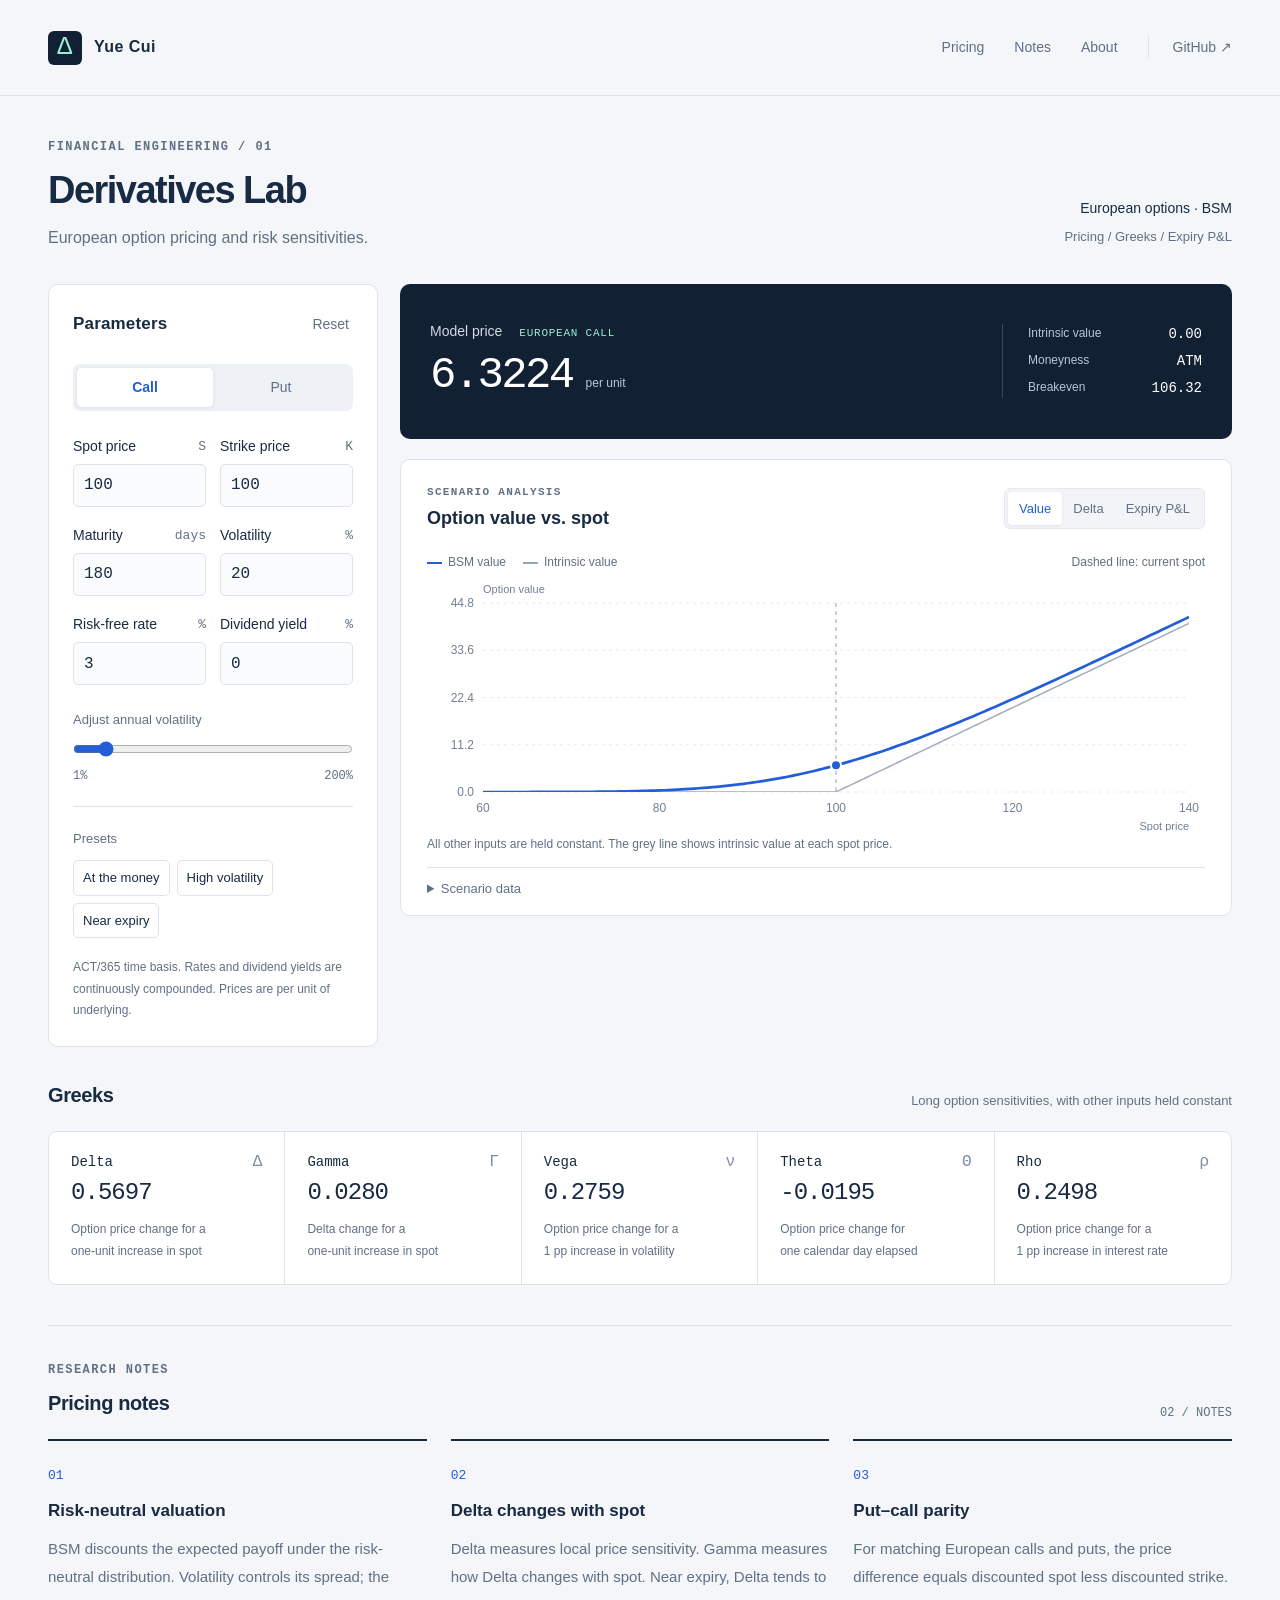
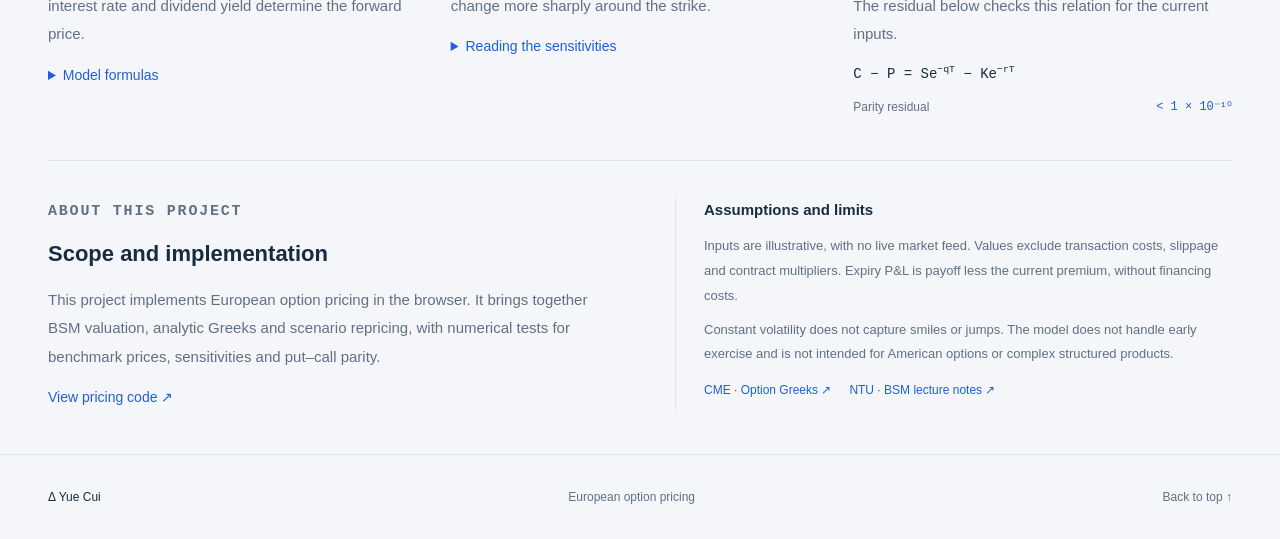
<file: index.html>
<!doctype html>
<html lang="en">
<head>
  <meta charset="utf-8">
  <meta name="viewport" content="width=device-width, initial-scale=1">
  <meta name="description" content="European option pricing, Greeks and expiry P&amp;L using the Black–Scholes–Merton model.">
  <meta name="theme-color" content="#122034">
  <title>Yue Cui · Derivatives Lab</title>
  <link rel="icon" type="image/svg+xml" href="data:image/svg+xml,%3Csvg xmlns='http://www.w3.org/2000/svg' viewBox='0 0 32 32'%3E%3Crect width='32' height='32' rx='7' fill='%23122034'/%3E%3Cpath d='M8 24 16 7l8 17Z' fill='none' stroke='%239bedd3' stroke-width='2.5'/%3E%3C/svg%3E">
  <link rel="stylesheet" href="styles.css">
  <script defer src="profile.js"></script>
  <script defer src="pricing.js"></script>
  <script defer src="app.js"></script>
</head>
<body>
  <a class="skip-link" href="#main">Skip to main content</a>
  <header class="site-header">
    <a class="brand" href="#main" aria-label="Derivatives Lab home"><span class="brand-mark" aria-hidden="true">Δ</span><span id="site-name">Yue Cui</span></a>
    <nav aria-label="Main navigation"><a href="#lab">Pricing</a><a href="#notes">Notes</a><a href="#about">About</a><a id="github-link" class="github-link" hidden>GitHub ↗</a></nav>
  </header>
  <main id="main">
    <section class="intro" aria-labelledby="page-title">
      <div><p class="eyebrow">FINANCIAL ENGINEERING / 01</p><h1 id="page-title">Derivatives Lab</h1><p class="intro-copy">European option pricing and risk sensitivities.</p></div>
      <div class="intro-meta"><span>European options · BSM</span><span>Pricing / Greeks / Expiry P&amp;L</span></div>
    </section>

    <section id="lab" class="lab-grid" aria-label="Option pricing calculator">
      <form class="input-panel panel" id="pricing-form" novalidate>
        <div class="section-top"><h2>Parameters</h2><button type="button" id="reset" class="text-button">Reset</button></div>
        <fieldset class="option-type"><legend class="sr-only">Option type</legend><label><input type="radio" name="type" value="call" checked><span>Call</span></label><label><input type="radio" name="type" value="put"><span>Put</span></label></fieldset>
        <div class="field-grid">
          <label class="field" for="spot"><span>Spot price <em>S</em></span><input id="spot" name="spot" type="number" min="1" max="10000" step="any" value="100" required></label>
          <label class="field" for="strike"><span>Strike price <em>K</em></span><input id="strike" name="strike" type="number" min="1" max="10000" step="any" value="100" required></label>
          <label class="field" for="days"><span>Maturity <em>days</em></span><input id="days" name="days" type="number" min="1" max="3650" step="1" value="180" required></label>
          <label class="field" for="vol"><span>Volatility <em>%</em></span><input id="vol" name="vol" type="number" min="1" max="200" step="any" value="20" required></label>
          <label class="field" for="rate"><span>Risk-free rate <em>%</em></span><input id="rate" name="rate" type="number" min="-10" max="30" step="any" value="3" required></label>
          <label class="field" for="dividend"><span>Dividend yield <em>%</em></span><input id="dividend" name="dividend" type="number" min="0" max="30" step="any" value="0" required></label>
        </div>
        <div class="vol-control"><label for="vol-slider">Adjust annual volatility</label><input id="vol-slider" type="range" min="1" max="200" step="0.1" value="20"><div class="range-ends"><span>1%</span><span>200%</span></div></div>
        <div class="presets"><span class="small-label">Presets</span><div><button type="button" data-preset="atm">At the money</button><button type="button" data-preset="volatile">High volatility</button><button type="button" data-preset="expiry">Near expiry</button></div></div>
        <p id="input-error" class="input-error" role="alert" hidden></p>
        <p class="input-note">ACT/365 time basis. Rates and dividend yields are continuously compounded. Prices are per unit of underlying.</p>
      </form>

      <div class="results-column" id="results">
        <section class="price-panel" aria-labelledby="price-label">
          <div><p id="price-label">Model price <span id="option-label">EUROPEAN CALL</span></p><div class="price-line"><strong id="price">—</strong><span>per unit</span></div></div>
          <div class="price-detail"><div><span>Intrinsic value</span><strong id="intrinsic">—</strong></div><div><span>Moneyness</span><strong id="moneyness">—</strong></div><div><span>Breakeven</span><strong id="breakeven">—</strong></div></div>
        </section>
        <section class="chart-panel panel" aria-labelledby="chart-title">
          <div class="chart-header"><div><p class="eyebrow">SCENARIO ANALYSIS</p><h2 id="chart-title">Option value vs. spot</h2></div><div class="chart-tabs" role="tablist" aria-label="Chart measure"><button type="button" role="tab" id="tab-value" aria-selected="true" aria-controls="chart-region" data-chart="value">Value</button><button type="button" role="tab" id="tab-delta" aria-selected="false" aria-controls="chart-region" tabindex="-1" data-chart="delta">Delta</button><button type="button" role="tab" id="tab-profit" aria-selected="false" aria-controls="chart-region" tabindex="-1" data-chart="profit">Expiry P&amp;L</button></div></div>
          <div id="chart-region" role="tabpanel" aria-labelledby="tab-value"><div class="chart-legend"><span><i class="legend-model"></i><span id="legend-primary">BSM value</span></span><span id="legend-secondary"><i class="legend-intrinsic"></i>Intrinsic value</span><span class="legend-position">Dashed line: current spot</span></div><div class="canvas-wrap"><canvas id="chart" role="img" aria-label="Option value curve. Scenario values are listed in the table below."></canvas><div id="chart-tooltip" class="chart-tooltip" hidden></div></div><p id="chart-caption" class="chart-caption">All other inputs are held constant. The grey line shows intrinsic value at each spot price.</p></div>
          <details class="scenario-details"><summary>Scenario data</summary><div class="table-wrap"><table><caption class="sr-only">Option value, Delta and expiry P&amp;L across spot scenarios</caption><thead><tr><th scope="col">Spot change</th><th scope="col">Spot price</th><th scope="col">Model value</th><th scope="col">Delta</th><th scope="col">Expiry P&amp;L</th></tr></thead><tbody id="scenario-body"></tbody></table></div><p>Expiry P&amp;L uses each scenario price as the terminal spot. Model value and Delta use the current time to expiry.</p></details>
        </section>
      </div>
    </section>

    <section class="greeks-section" aria-labelledby="greeks-title"><div class="section-heading"><h2 id="greeks-title">Greeks</h2><p>Long option sensitivities, with other inputs held constant</p></div><div class="greeks-grid">
      <article class="greek"><div><h3>Delta <span>Δ</span></h3><strong id="delta">—</strong></div><p>Option price change for a<br>one-unit increase in spot</p></article>
      <article class="greek"><div><h3>Gamma <span>Γ</span></h3><strong id="gamma">—</strong></div><p>Delta change for a<br>one-unit increase in spot</p></article>
      <article class="greek"><div><h3>Vega <span>ν</span></h3><strong id="vega">—</strong></div><p>Option price change for a<br>1 pp increase in volatility</p></article>
      <article class="greek"><div><h3>Theta <span>Θ</span></h3><strong id="theta">—</strong></div><p>Option price change for<br>one calendar day elapsed</p></article>
      <article class="greek"><div><h3>Rho <span>ρ</span></h3><strong id="rho">—</strong></div><p>Option price change for a<br>1 pp increase in interest rate</p></article>
    </div><p id="result-summary" class="sr-only" aria-live="polite" aria-atomic="true"></p></section>

    <section id="notes" class="notes-section" aria-labelledby="notes-title"><div class="section-heading"><div><p class="eyebrow">RESEARCH NOTES</p><h2 id="notes-title">Pricing notes</h2></div><span class="section-index">02 / NOTES</span></div><div class="notes-grid">
      <article class="note-card"><span class="note-number">01</span><h3>Risk-neutral valuation</h3><p>BSM discounts the expected payoff under the risk-neutral distribution. Volatility controls its spread; the interest rate and dividend yield determine the forward price.</p><details><summary>Model formulas</summary><div class="formula">d₁ = [ln(S/K) + (r − q + σ²/2)T] / (σ√T)<br>d₂ = d₁ − σ√T<br>C = Se<sup>−qT</sup>N(d₁) − Ke<sup>−rT</sup>N(d₂)<br>P = Ke<sup>−rT</sup>N(−d₂) − Se<sup>−qT</sup>N(−d₁)</div><p>N is the standard normal cumulative distribution function. The model assumes European exercise, constant volatility and rates, a continuous dividend yield, frictionless markets and continuous trading.</p></details></article>
      <article class="note-card"><span class="note-number">02</span><h3>Delta changes with spot</h3><p>Delta measures local price sensitivity. Gamma measures how Delta changes with spot. Near expiry, Delta tends to change more sharply around the strike.</p><details><summary>Reading the sensitivities</summary><p>Select the Near expiry preset and compare the Delta curve. A single Delta estimate becomes less reliable for large spot moves; the scenario charts reprice the option at each point.</p><p>Vega and Rho are quoted per percentage point. Theta is quoted per calendar day of elapsed time.</p></details></article>
      <article class="note-card"><span class="note-number">03</span><h3>Put–call parity</h3><p>For matching European calls and puts, the price difference equals discounted spot less discounted strike. The residual below checks this relation for the current inputs.</p><div class="parity-formula">C − P = Se<sup>−qT</sup> − Ke<sup>−rT</sup></div><div class="parity-check"><span>Parity residual</span><strong id="parity">—</strong></div></article>
    </div></section>

    <section id="about" class="about-section" aria-labelledby="about-title"><div><p class="eyebrow">ABOUT THIS PROJECT</p><h2 id="about-title">Scope and implementation</h2><p id="about-copy">This project implements European option pricing in the browser. It brings together BSM valuation, analytic Greeks and scenario repricing, with numerical tests for benchmark prices, sensitivities and put–call parity.</p><a class="source-link" href="pricing.js" target="_blank" rel="noopener">View pricing code ↗</a></div><div class="method-note"><h3>Assumptions and limits</h3><p>Inputs are illustrative, with no live market feed. Values exclude transaction costs, slippage and contract multipliers. Expiry P&amp;L is payoff less the current premium, without financing costs.</p><p>Constant volatility does not capture smiles or jumps. The model does not handle early exercise and is not intended for American options or complex structured products.</p><div class="references"><a href="https://www.cmegroup.com/education/courses/option-greeks" target="_blank" rel="noopener noreferrer">CME · Option Greeks ↗</a><a href="https://www.csie.ntu.edu.tw/~lyuu/finance1/2006/20060329.pdf" target="_blank" rel="noopener noreferrer">NTU · BSM lecture notes ↗</a></div></div></section>
  </main>
  <footer><span>Δ <span id="footer-name">Yue Cui</span></span><span>European option pricing</span><a href="#main">Back to top ↑</a></footer>
  <noscript><div class="noscript-note">Enable JavaScript to use the calculator and charts. The model notes remain available below.</div></noscript>
</body>
</html>
</file>
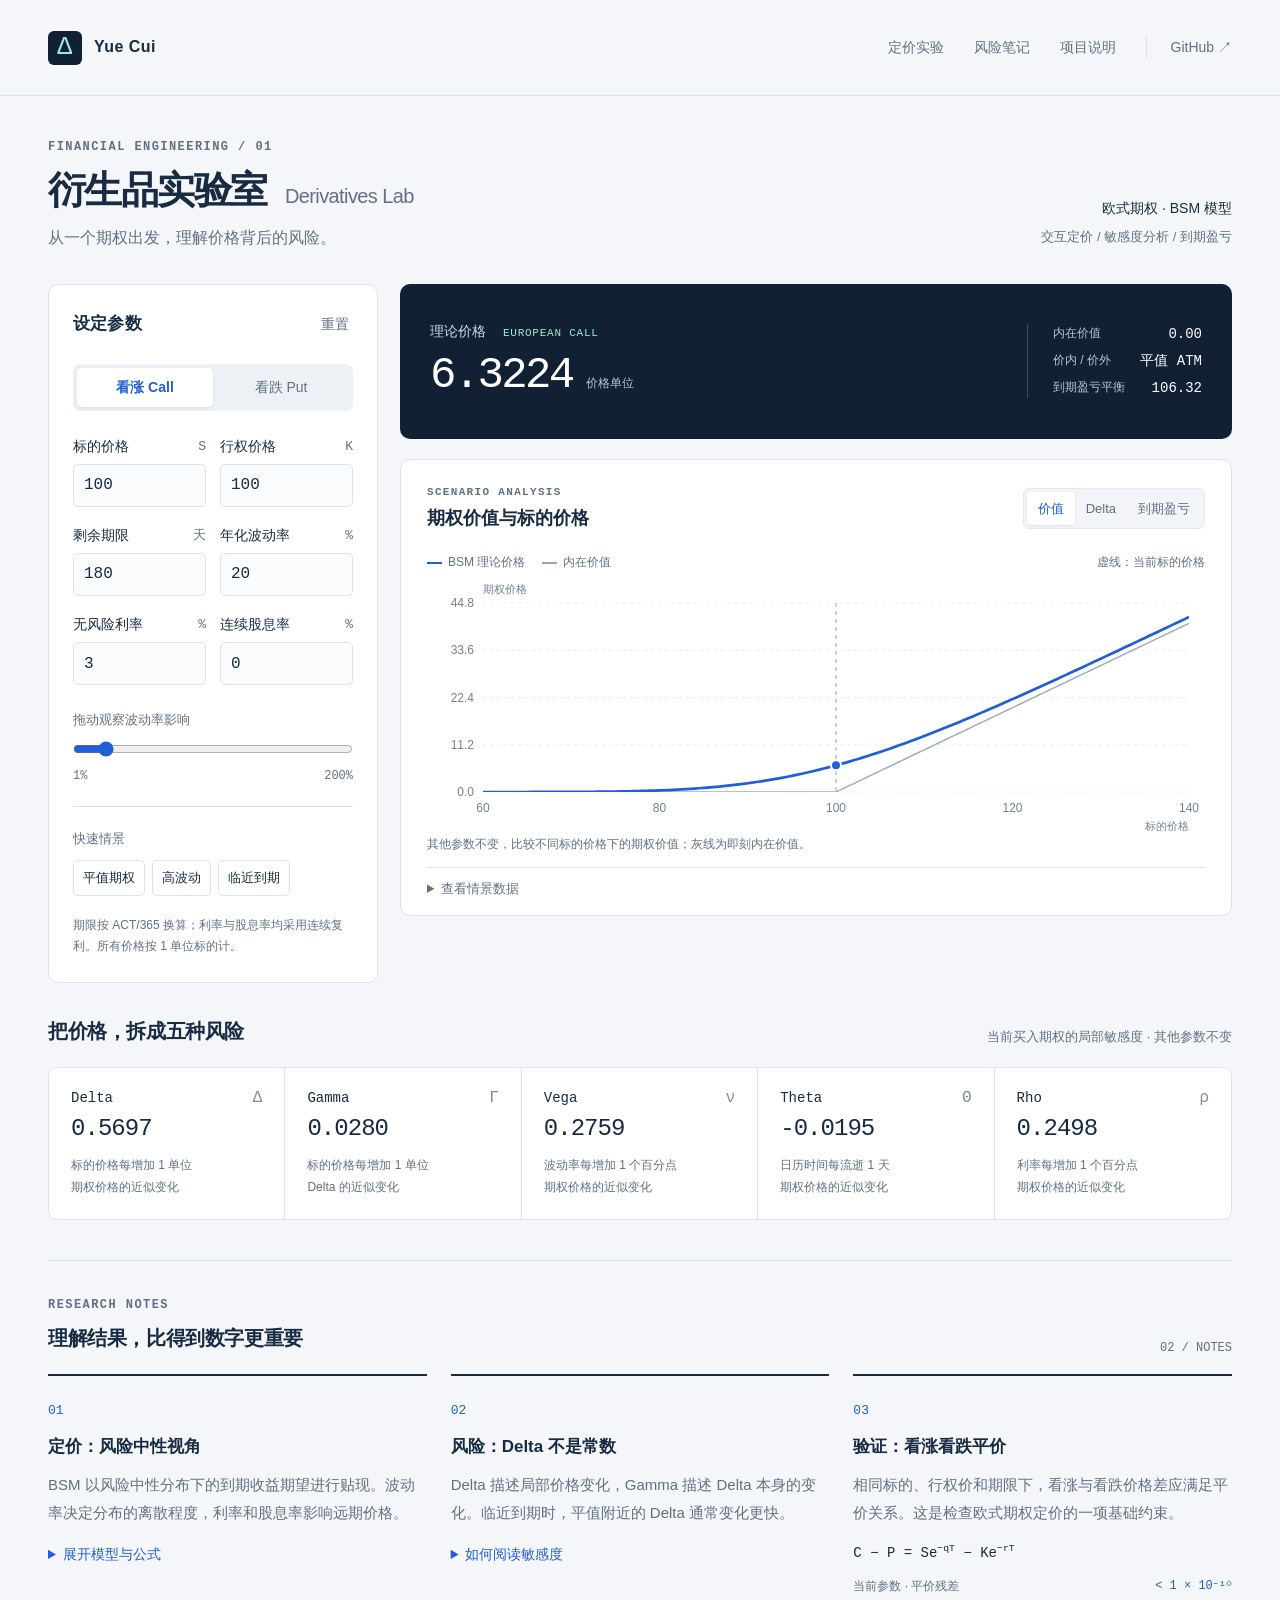
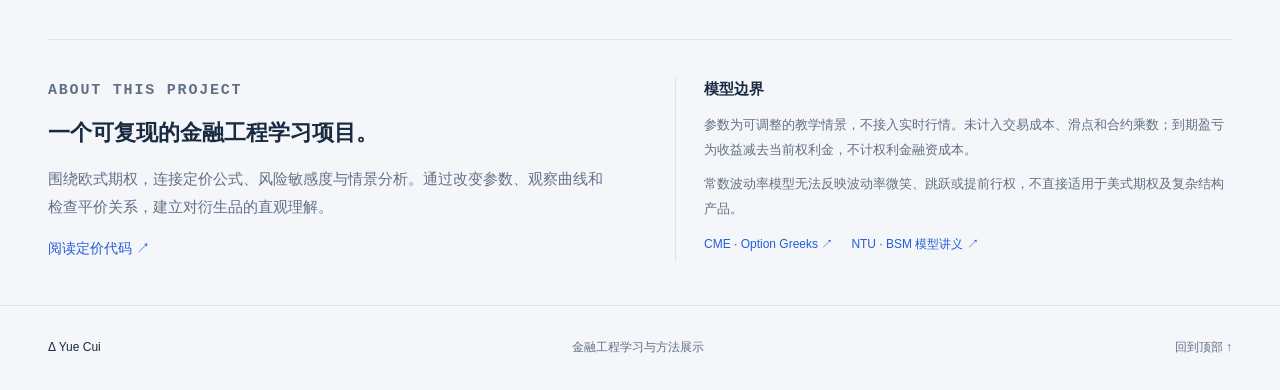
<file: derivatives-lab 2/index.html>
<!doctype html>
<html lang="zh-CN">
<head>
  <meta charset="utf-8">
  <meta name="viewport" content="width=device-width, initial-scale=1">
  <meta name="description" content="金融工程学习项目：欧式期权定价、Greeks 风险敏感度与到期盈亏的交互分析。">
  <meta name="theme-color" content="#122034">
  <title>Yue Cui · Derivatives Lab</title>
  <link rel="icon" type="image/svg+xml" href="data:image/svg+xml,%3Csvg xmlns='http://www.w3.org/2000/svg' viewBox='0 0 32 32'%3E%3Crect width='32' height='32' rx='7' fill='%23122034'/%3E%3Cpath d='M8 24 16 7l8 17Z' fill='none' stroke='%239bedd3' stroke-width='2.5'/%3E%3C/svg%3E">
  <link rel="stylesheet" href="styles.css">
  <script defer src="profile.js"></script>
  <script defer src="pricing.js"></script>
  <script defer src="app.js"></script>
</head>
<body>
  <a class="skip-link" href="#main">跳至主要内容</a>
  <header class="site-header">
    <a class="brand" href="#main" aria-label="回到衍生品实验室"><span class="brand-mark" aria-hidden="true">Δ</span><span id="site-name">Yue Cui</span></a>
    <nav aria-label="主导航"><a href="#lab">定价实验</a><a href="#notes">风险笔记</a><a href="#about">项目说明</a><a id="github-link" class="github-link" hidden>GitHub ↗</a></nav>
  </header>
  <main id="main">
    <section class="intro" aria-labelledby="page-title">
      <div><p class="eyebrow">FINANCIAL ENGINEERING / 01</p><h1 id="page-title">衍生品实验室<span>Derivatives Lab</span></h1><p class="intro-copy">从一个期权出发，理解价格背后的风险。</p></div>
      <div class="intro-meta"><span>欧式期权 · BSM 模型</span><span>交互定价 / 敏感度分析 / 到期盈亏</span></div>
    </section>

    <section id="lab" class="lab-grid" aria-label="期权定价实验">
      <form class="input-panel panel" id="pricing-form" novalidate>
        <div class="section-top"><h2>设定参数</h2><button type="button" id="reset" class="text-button">重置</button></div>
        <fieldset class="option-type"><legend class="sr-only">期权类型</legend><label><input type="radio" name="type" value="call" checked><span>看涨 Call</span></label><label><input type="radio" name="type" value="put"><span>看跌 Put</span></label></fieldset>
        <div class="field-grid">
          <label class="field" for="spot"><span>标的价格 <em>S</em></span><input id="spot" name="spot" type="number" min="1" max="10000" step="any" value="100" required></label>
          <label class="field" for="strike"><span>行权价格 <em>K</em></span><input id="strike" name="strike" type="number" min="1" max="10000" step="any" value="100" required></label>
          <label class="field" for="days"><span>剩余期限 <em>天</em></span><input id="days" name="days" type="number" min="1" max="3650" step="1" value="180" required></label>
          <label class="field" for="vol"><span>年化波动率 <em>%</em></span><input id="vol" name="vol" type="number" min="1" max="200" step="any" value="20" required></label>
          <label class="field" for="rate"><span>无风险利率 <em>%</em></span><input id="rate" name="rate" type="number" min="-10" max="30" step="any" value="3" required></label>
          <label class="field" for="dividend"><span>连续股息率 <em>%</em></span><input id="dividend" name="dividend" type="number" min="0" max="30" step="any" value="0" required></label>
        </div>
        <div class="vol-control"><label for="vol-slider">拖动观察波动率影响</label><input id="vol-slider" type="range" min="1" max="200" step="0.1" value="20"><div class="range-ends"><span>1%</span><span>200%</span></div></div>
        <div class="presets"><span class="small-label">快速情景</span><div><button type="button" data-preset="atm">平值期权</button><button type="button" data-preset="volatile">高波动</button><button type="button" data-preset="expiry">临近到期</button></div></div>
        <p id="input-error" class="input-error" role="alert" hidden></p>
        <p class="input-note">期限按 ACT/365 换算；利率与股息率均采用连续复利。所有价格按 1 单位标的计。</p>
      </form>

      <div class="results-column" id="results">
        <section class="price-panel" aria-labelledby="price-label">
          <div><p id="price-label">理论价格 <span id="option-label">EUROPEAN CALL</span></p><div class="price-line"><strong id="price">—</strong><span>价格单位</span></div></div>
          <div class="price-detail"><div><span>内在价值</span><strong id="intrinsic">—</strong></div><div><span>价内 / 价外</span><strong id="moneyness">—</strong></div><div><span>到期盈亏平衡</span><strong id="breakeven">—</strong></div></div>
        </section>
        <section class="chart-panel panel" aria-labelledby="chart-title">
          <div class="chart-header"><div><p class="eyebrow">SCENARIO ANALYSIS</p><h2 id="chart-title">期权价值与标的价格</h2></div><div class="chart-tabs" role="tablist" aria-label="图表指标"><button type="button" role="tab" id="tab-value" aria-selected="true" aria-controls="chart-region" data-chart="value">价值</button><button type="button" role="tab" id="tab-delta" aria-selected="false" aria-controls="chart-region" tabindex="-1" data-chart="delta">Delta</button><button type="button" role="tab" id="tab-profit" aria-selected="false" aria-controls="chart-region" tabindex="-1" data-chart="profit">到期盈亏</button></div></div>
          <div id="chart-region" role="tabpanel" aria-labelledby="tab-value"><div class="chart-legend"><span><i class="legend-model"></i><span id="legend-primary">BSM 理论价格</span></span><span id="legend-secondary"><i class="legend-intrinsic"></i>内在价值</span><span class="legend-position">虚线：当前标的价格</span></div><div class="canvas-wrap"><canvas id="chart" role="img" aria-label="期权价格曲线；精确情景数值见下方数据表。"></canvas><div id="chart-tooltip" class="chart-tooltip" hidden></div></div><p id="chart-caption" class="chart-caption">其他参数不变，比较不同标的价格下的期权价值；灰线为即刻内在价值。</p></div>
          <details class="scenario-details"><summary>查看情景数据</summary><div class="table-wrap"><table><caption class="sr-only">标的价格变化对应的理论价格、Delta 及到期盈亏</caption><thead><tr><th scope="col">标的变化</th><th scope="col">标的价格</th><th scope="col">理论价格</th><th scope="col">Delta</th><th scope="col">到期盈亏</th></tr></thead><tbody id="scenario-body"></tbody></table></div><p>“到期盈亏”以相应价格作为到期标的价格计算；理论价格与 Delta 使用当前剩余期限。</p></details>
        </section>
      </div>
    </section>

    <section class="greeks-section" aria-labelledby="greeks-title"><div class="section-heading"><h2 id="greeks-title">把价格，拆成五种风险</h2><p>当前买入期权的局部敏感度 · 其他参数不变</p></div><div class="greeks-grid">
      <article class="greek"><div><h3>Delta <span>Δ</span></h3><strong id="delta">—</strong></div><p>标的价格每增加 1 单位<br>期权价格的近似变化</p></article>
      <article class="greek"><div><h3>Gamma <span>Γ</span></h3><strong id="gamma">—</strong></div><p>标的价格每增加 1 单位<br>Delta 的近似变化</p></article>
      <article class="greek"><div><h3>Vega <span>ν</span></h3><strong id="vega">—</strong></div><p>波动率每增加 1 个百分点<br>期权价格的近似变化</p></article>
      <article class="greek"><div><h3>Theta <span>Θ</span></h3><strong id="theta">—</strong></div><p>日历时间每流逝 1 天<br>期权价格的近似变化</p></article>
      <article class="greek"><div><h3>Rho <span>ρ</span></h3><strong id="rho">—</strong></div><p>利率每增加 1 个百分点<br>期权价格的近似变化</p></article>
    </div><p id="result-summary" class="sr-only" aria-live="polite" aria-atomic="true"></p></section>

    <section id="notes" class="notes-section" aria-labelledby="notes-title"><div class="section-heading"><div><p class="eyebrow">RESEARCH NOTES</p><h2 id="notes-title">理解结果，比得到数字更重要</h2></div><span class="section-index">02 / NOTES</span></div><div class="notes-grid">
      <article class="note-card"><span class="note-number">01</span><h3>定价：风险中性视角</h3><p>BSM 以风险中性分布下的到期收益期望进行贴现。波动率决定分布的离散程度，利率和股息率影响远期价格。</p><details><summary>展开模型与公式</summary><div class="formula">d₁ = [ln(S/K) + (r − q + σ²/2)T] / (σ√T)<br>d₂ = d₁ − σ√T<br>C = Se<sup>−qT</sup>N(d₁) − Ke<sup>−rT</sup>N(d₂)<br>P = Ke<sup>−rT</sup>N(−d₂) − Se<sup>−qT</sup>N(−d₁)</div><p>N 为标准正态累积分布函数。假设欧式行权、常数波动率与利率、连续股息率、无摩擦市场和连续交易。</p></details></article>
      <article class="note-card"><span class="note-number">02</span><h3>风险：Delta 不是常数</h3><p>Delta 描述局部价格变化，Gamma 描述 Delta 本身的变化。临近到期时，平值附近的 Delta 通常变化更快。</p><details><summary>如何阅读敏感度</summary><p>尝试切换“临近到期”，观察 Delta 曲线。较大价格冲击不能只用一次 Delta 线性外推；本页情景曲线会重新计算完整模型。</p><p>Vega 和 Rho 以 1 个百分点为单位；Theta 以每天为单位，表示时间流逝的影响。</p></details></article>
      <article class="note-card"><span class="note-number">03</span><h3>验证：看涨看跌平价</h3><p>相同标的、行权价和期限下，看涨与看跌价格差应满足平价关系。这是检查欧式期权定价的一项基础约束。</p><div class="parity-formula">C − P = Se<sup>−qT</sup> − Ke<sup>−rT</sup></div><div class="parity-check"><span>当前参数 · 平价残差</span><strong id="parity">—</strong></div></article>
    </div></section>

    <section id="about" class="about-section" aria-labelledby="about-title"><div><p class="eyebrow">ABOUT THIS PROJECT</p><h2 id="about-title">一个可复现的金融工程学习项目。</h2><p id="about-copy">围绕欧式期权，连接定价公式、风险敏感度与情景分析。通过改变参数、观察曲线和检查平价关系，建立对衍生品的直观理解。</p><a class="source-link" href="pricing.js" target="_blank" rel="noopener">阅读定价代码 ↗</a></div><div class="method-note"><h3>模型边界</h3><p>参数为可调整的教学情景，不接入实时行情。未计入交易成本、滑点和合约乘数；到期盈亏为收益减去当前权利金，不计权利金融资成本。</p><p>常数波动率模型无法反映波动率微笑、跳跃或提前行权，不直接适用于美式期权及复杂结构产品。</p><div class="references"><a href="https://www.cmegroup.com/education/courses/option-greeks" target="_blank" rel="noopener noreferrer">CME · Option Greeks ↗</a><a href="https://www.csie.ntu.edu.tw/~lyuu/finance1/2006/20060329.pdf" target="_blank" rel="noopener noreferrer">NTU · BSM 模型讲义 ↗</a></div></div></section>
  </main>
  <footer><span>Δ <span id="footer-name">Yue Cui</span></span><span>金融工程学习与方法展示</span><a href="#main">回到顶部 ↑</a></footer>
  <noscript><div class="noscript-note">请启用 JavaScript 以使用定价与图表功能。模型说明仍可直接阅读。</div></noscript>
</body>
</html>
</file>
<file: styles.css>
@charset "UTF-8";
:root{--navy:#122034;--ink:#182b42;--muted:#617085;--blue:#225ed8;--mint:#9bedd3;--line:#dce3eb;--bg:#f4f6f9;--paper:#fff;--font:Inter,-apple-system,BlinkMacSystemFont,"Segoe UI","PingFang SC","Microsoft YaHei",sans-serif;--mono:"SFMono-Regular",Consolas,"Liberation Mono",monospace}
*{box-sizing:border-box}html{scroll-behavior:smooth;scroll-padding-top:24px}body{margin:0;background:var(--bg);color:var(--ink);font:16px/1.65 var(--font);-webkit-font-smoothing:antialiased}button,input{font:inherit}button,a,input{touch-action:manipulation}button,a{ -webkit-tap-highlight-color:transparent}a{color:inherit;text-decoration:none}button{cursor:pointer}button:focus-visible,a:focus-visible,input:focus-visible,summary:focus-visible{outline:3px solid #5089ed;outline-offset:4px}button{color:inherit}button:hover{filter:brightness(.96)}[hidden]{display:none!important}h1,h2,h3,p{margin:0}sup{font-size:.7em}.site-header,main,footer{max-width:1328px;margin:auto;padding-left:48px;padding-right:48px}.site-header{height:96px;display:flex;align-items:center;justify-content:space-between;border-bottom:1px solid var(--line);gap:28px}.brand{display:flex;gap:12px;align-items:center;font-weight:650;letter-spacing:.03em}.brand-mark{width:34px;height:34px;background:var(--navy);color:var(--mint);display:grid;place-items:center;border-radius:6px;font:25px var(--mono)}nav{display:flex;gap:30px;align-items:center;font-size:.875rem}nav a{color:var(--muted)}nav a:hover{color:var(--blue)}.github-link{border-left:1px solid var(--line);padding-left:24px}.intro{padding:42px 0 32px;display:flex;justify-content:space-between;align-items:flex-end;gap:28px}.eyebrow{font:600 .75rem/1.5 var(--mono);letter-spacing:.12em;color:var(--muted)}h1{font-size:2.375rem;line-height:1.4;letter-spacing:-.04em;margin:8px 0}h1>span{font-size:1.25rem;font-weight:400;letter-spacing:-.03em;color:var(--muted);margin-left:18px}.intro-copy{color:var(--muted)}.intro-meta{display:flex;flex-direction:column;gap:6px;text-align:right;font-size:.8125rem;color:var(--muted);padding-bottom:4px}.intro-meta span:first-child{color:var(--ink);font-size:.875rem}.lab-grid{display:grid;grid-template-columns:330px minmax(0,1fr);gap:22px;align-items:start}.panel{background:var(--paper);border:1px solid var(--line);border-radius:10px}.input-panel{padding:24px}.section-top{display:flex;align-items:center;justify-content:space-between}.section-top h2{font-size:1.0625rem;letter-spacing:.01em}.text-button{background:none;border:0;font-size:.875rem;color:var(--muted);padding:4px}.option-type{border:0;margin:24px 0;padding:4px;display:flex;background:#edf1f6;border-radius:7px}.option-type label{flex:1;position:relative;cursor:pointer}.option-type input{position:absolute;opacity:0;width:1px;height:1px}.option-type span{display:block;text-align:center;padding:8px 4px;border-radius:5px;font-size:.875rem;color:var(--muted)}.option-type input:checked+span{background:white;color:var(--blue);font-weight:650;box-shadow:0 1px 4px #12203412}.option-type input:focus-visible+span{outline:3px solid #5089ed;outline-offset:2px}.field-grid{display:grid;grid-template-columns:1fr 1fr;gap:17px 14px}.field{min-width:0}.field>span{display:flex;align-items:center;justify-content:space-between;font-size:.875rem;margin-bottom:6px}.field em{font:400 .8125rem var(--mono);color:var(--muted)}.field input{width:100%;height:43px;background:#fafbfd;border:1px solid var(--line);border-radius:5px;padding:8px 10px;color:var(--ink);font-family:var(--mono);font-size:1rem;font-variant-numeric:tabular-nums;min-width:0}.field input:focus{background:#fff;border-color:var(--blue)}.field input[aria-invalid=true]{border-color:#be3c43}.vol-control{margin-top:24px}.vol-control label{display:block;font-size:.8125rem;color:var(--muted);margin-bottom:8px}input[type=range]{width:100%;accent-color:var(--blue);height:22px;margin:0;cursor:pointer}.range-ends{display:flex;justify-content:space-between;color:var(--muted);font: .75rem var(--mono)}.presets{margin-top:23px;border-top:1px solid var(--line);padding-top:18px}.small-label{font-size:.8125rem;color:var(--muted)}.presets>div{display:flex;gap:7px;margin-top:9px;flex-wrap:wrap}.presets button{padding:6px 9px;border:1px solid var(--line);border-radius:5px;font-size:.8125rem;background:white}.presets button:hover{border-color:var(--blue);color:var(--blue)}.input-note{margin-top:19px;font-size:.75rem;color:var(--muted);line-height:1.8}.input-error{font-size:.875rem;color:#aa2831;background:#fff1f2;border-radius:4px;padding:8px;margin-top:14px}.results-column{min-width:0}.price-panel{background:var(--navy);color:white;border-radius:10px;padding:25px 30px;display:flex;align-items:center;justify-content:space-between;gap:20px;min-height:155px}.price-panel p{font-size:.875rem;color:#d1dae5}.price-panel p span{font:.6875rem var(--mono);letter-spacing:.07em;color:var(--mint);margin-left:13px}.price-line{display:flex;align-items:baseline;gap:13px;margin-top:5px}.price-line>strong{font:500 2.75rem/1.25 var(--mono);letter-spacing:-.06em;font-variant-numeric:tabular-nums}.price-line>span{font-size:.75rem;color:#bcc6d2}.price-detail{min-width:175px;display:grid;gap:7px;border-left:1px solid #3c4758;padding-left:25px;font-size:.75rem}.price-detail>div{display:flex;justify-content:space-between;gap:20px}.price-detail span{color:#b8c5d5}.price-detail strong{font:400 .875rem var(--mono);align-self:center;color:#fff}.chart-panel{margin-top:20px;padding:24px 26px 16px}.chart-header{display:flex;align-items:center;justify-content:space-between;gap:15px}.chart-header h2{font-size:1.125rem;margin-top:4px}.chart-header .eyebrow{font-size:.6875rem}.chart-tabs{display:flex;align-items:center;background:#f2f4f8;border:1px solid #e4e9ef;padding:3px;border-radius:6px}.chart-tabs button{border:0;background:transparent;border-radius:4px;padding:6px 11px;font-size:.8125rem;white-space:nowrap;color:var(--muted)}.chart-tabs button[aria-selected=true]{background:white;color:var(--blue);box-shadow:0 1px 3px #12203416}.chart-legend{display:flex;align-items:center;gap:17px;margin-top:19px;font-size:.75rem;color:var(--muted);flex-wrap:wrap}.chart-legend>span{display:flex;align-items:center;gap:6px}.chart-legend i{display:inline-block;width:15px;height:2px;background:var(--blue)}.chart-legend i.legend-intrinsic{background:#98a5b5}.legend-position{margin-left:auto}.canvas-wrap{position:relative;height:250px;margin-top:8px}canvas{width:100%;height:100%;display:block;touch-action:pan-y}.chart-tooltip{position:absolute;pointer-events:none;z-index:1;background:var(--navy);color:#fff;border-radius:5px;padding:8px 11px;font: .75rem/1.7 var(--mono);box-shadow:0 5px 16px #12203422;white-space:pre-line}.chart-caption{font-size:.75rem;color:var(--muted);margin-top:3px;line-height:1.7}.scenario-details{font-size:.8125rem;border-top:1px solid var(--line);margin-top:13px;padding-top:10px}.scenario-details summary{color:var(--muted);cursor:pointer;display:list-item;list-style-position:inside}.table-wrap{overflow-x:auto;margin-top:12px}table{width:100%;border-collapse:collapse;font-size:.75rem;text-align:right;white-space:nowrap}th,td{padding:8px;border-bottom:1px solid var(--line);font-variant-numeric:tabular-nums}th{font-weight:500;color:var(--muted)}td{font-family:var(--mono)}th:first-child,td:first-child{text-align:left}.scenario-details>p{font-size:.75rem;margin:9px 0;color:var(--muted)}.greeks-section{padding:32px 0 40px}.section-heading{display:flex;justify-content:space-between;align-items:flex-end;gap:20px;margin-bottom:19px}.section-heading h2{font-size:1.25rem;letter-spacing:-.02em}.section-heading p:not(.eyebrow){font-size:.8125rem;color:var(--muted)}.greeks-grid{display:grid;grid-template-columns:repeat(5,1fr);border:1px solid var(--line);background:white;border-radius:9px;overflow:hidden}.greek{padding:21px 22px;border-right:1px solid var(--line);min-width:0}.greek:last-child{border-right:0}.greek h3{display:flex;justify-content:space-between;align-items:center;font:500 .875rem var(--mono);margin-bottom:8px}.greek h3 span{font-size:1rem;color:#7c8da3}.greek strong{font:500 1.5rem var(--mono);letter-spacing:-.04em}.greek p{margin-top:12px;font-size:.75rem;line-height:1.8;color:var(--muted)}.notes-section{border-top:1px solid var(--line);padding:35px 0 42px}.notes-section .eyebrow{margin-bottom:8px}.section-index{font:.75rem var(--mono);color:var(--muted)}.notes-grid{display:grid;grid-template-columns:repeat(3,minmax(0,1fr));gap:24px}.note-card{border-top:2px solid var(--ink);padding:20px 0 0}.note-number{font:.8125rem var(--mono);color:var(--blue)}.note-card h3{font-size:1.0625rem;margin:10px 0}.note-card p{font-size:.9375rem;line-height:1.9;color:var(--muted)}.note-card details{margin-top:15px;font-size:.875rem}.note-card summary{cursor:pointer;color:var(--blue)}.note-card details p{font-size:.875rem;margin-top:10px}.formula{font: .8125rem/2 var(--mono);padding:13px 0;overflow-wrap:anywhere}.parity-formula{font: .875rem/2 var(--mono);padding-top:11px}.parity-check{display:flex;justify-content:space-between;gap:10px;margin-top:10px;font-size:.75rem;color:var(--muted)}.parity-check strong{color:var(--blue);font-family:var(--mono);font-weight:500}.about-section{display:grid;grid-template-columns:1fr 1fr;gap:70px;padding:37px 0 44px;border-top:1px solid var(--line)}.about-section h2{font-size:1.375rem;margin:10px 0 13px}.about-section p{font-size:.9375rem;line-height:1.9;color:var(--muted)}.source-link{display:inline-block;color:var(--blue);font-size:.875rem;margin-top:15px}.method-note{border-left:1px solid var(--line);padding-left:28px}.method-note h3{font-size:.9375rem;margin-bottom:12px}.method-note p{font-size:.8125rem;margin-bottom:9px}.references{display:flex;gap:18px;flex-wrap:wrap;margin-top:14px;font-size:.75rem;color:var(--blue)}footer{display:flex;justify-content:space-between;gap:20px;align-items:center;min-height:85px;border-top:1px solid var(--line);font-size:.75rem;color:var(--muted)}footer>span:first-child{color:var(--ink)}.sr-only{position:absolute;width:1px;height:1px;padding:0;margin:-1px;overflow:hidden;clip:rect(0,0,0,0);white-space:nowrap;border:0}.skip-link{position:fixed;top:-80px;left:16px;z-index:20;background:white;padding:12px 20px}.skip-link:focus{top:12px}.noscript-note{position:fixed;bottom:0;left:0;right:0;background:#fff1ca;padding:14px;text-align:center}
@media(min-width:1440px){.canvas-wrap{height:275px}}
@media(max-width:1100px){.site-header,main,footer{padding-left:30px;padding-right:30px}.lab-grid{grid-template-columns:300px minmax(0,1fr);gap:18px}.input-panel{padding:22px}.price-panel{padding:25px 22px;flex-wrap:wrap;gap:15px}.price-detail{padding-left:0;border-left:0;display:flex;width:100%;gap:20px}.price-detail>div{gap:7px;flex-direction:column}.chart-panel{padding:21px 20px 16px}.chart-header{align-items:flex-start;flex-wrap:wrap}.chart-tabs button{padding:6px 10px}.canvas-wrap{height:225px}.greek{padding:19px 15px}.greek strong{font-size:1.3rem}.intro-meta{display:none}.about-section{gap:35px}}
@media(max-width:760px){.site-header,main,footer{padding-left:22px;padding-right:22px}.site-header{height:auto;min-height:78px;flex-wrap:wrap;padding-top:19px;padding-bottom:16px;gap:15px}nav{gap:20px;font-size:.8125rem}.brand{font-size:.9375rem}.brand-mark{width:30px;height:30px}h1{font-size:2rem}h1>span{display:block;font-size:1rem;margin:3px 0 0;letter-spacing:.02em}.intro{padding:28px 0 24px}.intro-copy{font-size:.9375rem}.lab-grid{grid-template-columns:1fr}.input-panel{padding:22px}.option-type{margin:18px 0}.field-grid{grid-template-columns:repeat(3,minmax(0,1fr));gap:15px}.vol-control{margin-top:18px}.presets{margin-top:16px;padding-top:14px}.input-note{margin-top:14px}.price-panel{flex-wrap:nowrap;padding:25px;gap:15px}.price-panel p span{display:block;margin:3px 0 0}.price-detail{display:grid;gap:8px;border-left:1px solid #3c4758;padding-left:17px;min-width:140px;width:auto}.price-detail>div{flex-direction:row;gap:12px}.price-line>strong{font-size:2.5rem}.price-line{gap:9px}.chart-header{align-items:center}.canvas-wrap{height:260px}.greeks-grid{grid-template-columns:repeat(2,minmax(0,1fr));border-bottom:0}.greek{border-bottom:1px solid var(--line);padding:20px}.greek:nth-child(2n){border-right:0}.greek:last-child{grid-column:1/-1}.greek:last-child>div{display:flex;align-items:center;justify-content:space-between}.greek:last-child p br{display:none}.greek strong{font-size:1.5rem}.section-heading{align-items:flex-start;flex-direction:column;gap:6px}.section-index{display:none}.notes-grid{grid-template-columns:1fr;gap:27px}.notes-section{padding:28px 0 34px}.about-section{grid-template-columns:1fr;gap:28px}.method-note{border-left:0;padding:0}.greeks-section{padding-top:28px}footer{flex-wrap:wrap;padding-top:22px;padding-bottom:22px;gap:9px}footer>span:nth-child(2){display:none}.legend-position{margin-left:0}.chart-legend{gap:10px}.github-link{padding-left:14px}}
@media(max-width:420px){.site-header,main,footer{padding-left:16px;padding-right:16px}.field-grid{grid-template-columns:1fr 1fr}.price-panel{padding:22px 18px}.price-detail{min-width:0;padding-left:12px}.price-detail>div{font-size:.6875rem;gap:10px}.price-line{flex-wrap:wrap;gap:3px 8px}.price-line>strong{font-size:2.15rem}.price-line>span{font-size:.6875rem}.chart-panel{padding:20px 16px 15px}.chart-header{gap:15px}.chart-header h2{font-size:1.0625rem}.chart-tabs{width:100%;justify-content:space-between}.chart-tabs button{flex:1}.chart-legend{font-size:.6875rem}.section-heading h2{font-size:1.1875rem}.about-section h2{font-size:1.1875rem}}
@media(prefers-reduced-motion:reduce){html{scroll-behavior:auto}}

/* Room for English labels on narrow screens. */
.field > span { gap: 6px; }
.field em { flex-shrink: 0; }
.price-detail { min-width: 200px; }
.price-detail strong { white-space: nowrap; }
.chart-legend > span { max-width: 100%; }
.greek p { overflow-wrap: break-word; }
@media (max-width: 480px) {
  .price-panel { flex-wrap: wrap; }
  .price-detail { display: flex; width: 100%; min-width: 0; border-left: 0; padding-left: 0; gap: 18px; }
  .price-detail > div { flex: 1; min-width: 0; flex-direction: column; gap: 4px; font-size: .75rem; }
  .price-detail strong { align-self: flex-start; font-size: .8125rem; }
  .price-line > strong { font-size: 2.5rem; }
  .legend-position { width: 100%; }
  .section-heading p:not(.eyebrow) { max-width: 30ch; }
}
</file>
<file: derivatives-lab 2/styles.css>
@charset "UTF-8";
:root{--navy:#122034;--ink:#182b42;--muted:#617085;--blue:#225ed8;--mint:#9bedd3;--line:#dce3eb;--bg:#f4f6f9;--paper:#fff;--font:Inter,-apple-system,BlinkMacSystemFont,"Segoe UI","PingFang SC","Microsoft YaHei",sans-serif;--mono:"SFMono-Regular",Consolas,"Liberation Mono",monospace}
*{box-sizing:border-box}html{scroll-behavior:smooth;scroll-padding-top:24px}body{margin:0;background:var(--bg);color:var(--ink);font:16px/1.65 var(--font);-webkit-font-smoothing:antialiased}button,input{font:inherit}button,a,input{touch-action:manipulation}button,a{ -webkit-tap-highlight-color:transparent}a{color:inherit;text-decoration:none}button{cursor:pointer}button:focus-visible,a:focus-visible,input:focus-visible,summary:focus-visible{outline:3px solid #5089ed;outline-offset:4px}button{color:inherit}button:hover{filter:brightness(.96)}[hidden]{display:none!important}h1,h2,h3,p{margin:0}sup{font-size:.7em}.site-header,main,footer{max-width:1328px;margin:auto;padding-left:48px;padding-right:48px}.site-header{height:96px;display:flex;align-items:center;justify-content:space-between;border-bottom:1px solid var(--line);gap:28px}.brand{display:flex;gap:12px;align-items:center;font-weight:650;letter-spacing:.03em}.brand-mark{width:34px;height:34px;background:var(--navy);color:var(--mint);display:grid;place-items:center;border-radius:6px;font:25px var(--mono)}nav{display:flex;gap:30px;align-items:center;font-size:.875rem}nav a{color:var(--muted)}nav a:hover{color:var(--blue)}.github-link{border-left:1px solid var(--line);padding-left:24px}.intro{padding:42px 0 32px;display:flex;justify-content:space-between;align-items:flex-end;gap:28px}.eyebrow{font:600 .75rem/1.5 var(--mono);letter-spacing:.12em;color:var(--muted)}h1{font-size:2.375rem;line-height:1.4;letter-spacing:-.04em;margin:8px 0}h1>span{font-size:1.25rem;font-weight:400;letter-spacing:-.03em;color:var(--muted);margin-left:18px}.intro-copy{color:var(--muted)}.intro-meta{display:flex;flex-direction:column;gap:6px;text-align:right;font-size:.8125rem;color:var(--muted);padding-bottom:4px}.intro-meta span:first-child{color:var(--ink);font-size:.875rem}.lab-grid{display:grid;grid-template-columns:330px minmax(0,1fr);gap:22px;align-items:start}.panel{background:var(--paper);border:1px solid var(--line);border-radius:10px}.input-panel{padding:24px}.section-top{display:flex;align-items:center;justify-content:space-between}.section-top h2{font-size:1.0625rem;letter-spacing:.01em}.text-button{background:none;border:0;font-size:.875rem;color:var(--muted);padding:4px}.option-type{border:0;margin:24px 0;padding:4px;display:flex;background:#edf1f6;border-radius:7px}.option-type label{flex:1;position:relative;cursor:pointer}.option-type input{position:absolute;opacity:0;width:1px;height:1px}.option-type span{display:block;text-align:center;padding:8px 4px;border-radius:5px;font-size:.875rem;color:var(--muted)}.option-type input:checked+span{background:white;color:var(--blue);font-weight:650;box-shadow:0 1px 4px #12203412}.option-type input:focus-visible+span{outline:3px solid #5089ed;outline-offset:2px}.field-grid{display:grid;grid-template-columns:1fr 1fr;gap:17px 14px}.field{min-width:0}.field>span{display:flex;align-items:center;justify-content:space-between;font-size:.875rem;margin-bottom:6px}.field em{font:400 .8125rem var(--mono);color:var(--muted)}.field input{width:100%;height:43px;background:#fafbfd;border:1px solid var(--line);border-radius:5px;padding:8px 10px;color:var(--ink);font-family:var(--mono);font-size:1rem;font-variant-numeric:tabular-nums;min-width:0}.field input:focus{background:#fff;border-color:var(--blue)}.field input[aria-invalid=true]{border-color:#be3c43}.vol-control{margin-top:24px}.vol-control label{display:block;font-size:.8125rem;color:var(--muted);margin-bottom:8px}input[type=range]{width:100%;accent-color:var(--blue);height:22px;margin:0;cursor:pointer}.range-ends{display:flex;justify-content:space-between;color:var(--muted);font: .75rem var(--mono)}.presets{margin-top:23px;border-top:1px solid var(--line);padding-top:18px}.small-label{font-size:.8125rem;color:var(--muted)}.presets>div{display:flex;gap:7px;margin-top:9px;flex-wrap:wrap}.presets button{padding:6px 9px;border:1px solid var(--line);border-radius:5px;font-size:.8125rem;background:white}.presets button:hover{border-color:var(--blue);color:var(--blue)}.input-note{margin-top:19px;font-size:.75rem;color:var(--muted);line-height:1.8}.input-error{font-size:.875rem;color:#aa2831;background:#fff1f2;border-radius:4px;padding:8px;margin-top:14px}.results-column{min-width:0}.price-panel{background:var(--navy);color:white;border-radius:10px;padding:25px 30px;display:flex;align-items:center;justify-content:space-between;gap:20px;min-height:155px}.price-panel p{font-size:.875rem;color:#d1dae5}.price-panel p span{font:.6875rem var(--mono);letter-spacing:.07em;color:var(--mint);margin-left:13px}.price-line{display:flex;align-items:baseline;gap:13px;margin-top:5px}.price-line>strong{font:500 2.75rem/1.25 var(--mono);letter-spacing:-.06em;font-variant-numeric:tabular-nums}.price-line>span{font-size:.75rem;color:#bcc6d2}.price-detail{min-width:175px;display:grid;gap:7px;border-left:1px solid #3c4758;padding-left:25px;font-size:.75rem}.price-detail>div{display:flex;justify-content:space-between;gap:20px}.price-detail span{color:#b8c5d5}.price-detail strong{font:400 .875rem var(--mono);align-self:center;color:#fff}.chart-panel{margin-top:20px;padding:24px 26px 16px}.chart-header{display:flex;align-items:center;justify-content:space-between;gap:15px}.chart-header h2{font-size:1.125rem;margin-top:4px}.chart-header .eyebrow{font-size:.6875rem}.chart-tabs{display:flex;align-items:center;background:#f2f4f8;border:1px solid #e4e9ef;padding:3px;border-radius:6px}.chart-tabs button{border:0;background:transparent;border-radius:4px;padding:6px 11px;font-size:.8125rem;white-space:nowrap;color:var(--muted)}.chart-tabs button[aria-selected=true]{background:white;color:var(--blue);box-shadow:0 1px 3px #12203416}.chart-legend{display:flex;align-items:center;gap:17px;margin-top:19px;font-size:.75rem;color:var(--muted);flex-wrap:wrap}.chart-legend>span{display:flex;align-items:center;gap:6px}.chart-legend i{display:inline-block;width:15px;height:2px;background:var(--blue)}.chart-legend i.legend-intrinsic{background:#98a5b5}.legend-position{margin-left:auto}.canvas-wrap{position:relative;height:250px;margin-top:8px}canvas{width:100%;height:100%;display:block;touch-action:pan-y}.chart-tooltip{position:absolute;pointer-events:none;z-index:1;background:var(--navy);color:#fff;border-radius:5px;padding:8px 11px;font: .75rem/1.7 var(--mono);box-shadow:0 5px 16px #12203422;white-space:pre-line}.chart-caption{font-size:.75rem;color:var(--muted);margin-top:3px;line-height:1.7}.scenario-details{font-size:.8125rem;border-top:1px solid var(--line);margin-top:13px;padding-top:10px}.scenario-details summary{color:var(--muted);cursor:pointer;display:list-item;list-style-position:inside}.table-wrap{overflow-x:auto;margin-top:12px}table{width:100%;border-collapse:collapse;font-size:.75rem;text-align:right;white-space:nowrap}th,td{padding:8px;border-bottom:1px solid var(--line);font-variant-numeric:tabular-nums}th{font-weight:500;color:var(--muted)}td{font-family:var(--mono)}th:first-child,td:first-child{text-align:left}.scenario-details>p{font-size:.75rem;margin:9px 0;color:var(--muted)}.greeks-section{padding:32px 0 40px}.section-heading{display:flex;justify-content:space-between;align-items:flex-end;gap:20px;margin-bottom:19px}.section-heading h2{font-size:1.25rem;letter-spacing:-.02em}.section-heading p:not(.eyebrow){font-size:.8125rem;color:var(--muted)}.greeks-grid{display:grid;grid-template-columns:repeat(5,1fr);border:1px solid var(--line);background:white;border-radius:9px;overflow:hidden}.greek{padding:21px 22px;border-right:1px solid var(--line);min-width:0}.greek:last-child{border-right:0}.greek h3{display:flex;justify-content:space-between;align-items:center;font:500 .875rem var(--mono);margin-bottom:8px}.greek h3 span{font-size:1rem;color:#7c8da3}.greek strong{font:500 1.5rem var(--mono);letter-spacing:-.04em}.greek p{margin-top:12px;font-size:.75rem;line-height:1.8;color:var(--muted)}.notes-section{border-top:1px solid var(--line);padding:35px 0 42px}.notes-section .eyebrow{margin-bottom:8px}.section-index{font:.75rem var(--mono);color:var(--muted)}.notes-grid{display:grid;grid-template-columns:repeat(3,minmax(0,1fr));gap:24px}.note-card{border-top:2px solid var(--ink);padding:20px 0 0}.note-number{font:.8125rem var(--mono);color:var(--blue)}.note-card h3{font-size:1.0625rem;margin:10px 0}.note-card p{font-size:.9375rem;line-height:1.9;color:var(--muted)}.note-card details{margin-top:15px;font-size:.875rem}.note-card summary{cursor:pointer;color:var(--blue)}.note-card details p{font-size:.875rem;margin-top:10px}.formula{font: .8125rem/2 var(--mono);padding:13px 0;overflow-wrap:anywhere}.parity-formula{font: .875rem/2 var(--mono);padding-top:11px}.parity-check{display:flex;justify-content:space-between;gap:10px;margin-top:10px;font-size:.75rem;color:var(--muted)}.parity-check strong{color:var(--blue);font-family:var(--mono);font-weight:500}.about-section{display:grid;grid-template-columns:1fr 1fr;gap:70px;padding:37px 0 44px;border-top:1px solid var(--line)}.about-section h2{font-size:1.375rem;margin:10px 0 13px}.about-section p{font-size:.9375rem;line-height:1.9;color:var(--muted)}.source-link{display:inline-block;color:var(--blue);font-size:.875rem;margin-top:15px}.method-note{border-left:1px solid var(--line);padding-left:28px}.method-note h3{font-size:.9375rem;margin-bottom:12px}.method-note p{font-size:.8125rem;margin-bottom:9px}.references{display:flex;gap:18px;flex-wrap:wrap;margin-top:14px;font-size:.75rem;color:var(--blue)}footer{display:flex;justify-content:space-between;gap:20px;align-items:center;min-height:85px;border-top:1px solid var(--line);font-size:.75rem;color:var(--muted)}footer>span:first-child{color:var(--ink)}.sr-only{position:absolute;width:1px;height:1px;padding:0;margin:-1px;overflow:hidden;clip:rect(0,0,0,0);white-space:nowrap;border:0}.skip-link{position:fixed;top:-80px;left:16px;z-index:20;background:white;padding:12px 20px}.skip-link:focus{top:12px}.noscript-note{position:fixed;bottom:0;left:0;right:0;background:#fff1ca;padding:14px;text-align:center}
@media(min-width:1440px){.canvas-wrap{height:275px}}
@media(max-width:1100px){.site-header,main,footer{padding-left:30px;padding-right:30px}.lab-grid{grid-template-columns:300px minmax(0,1fr);gap:18px}.input-panel{padding:22px}.price-panel{padding:25px 22px;flex-wrap:wrap;gap:15px}.price-detail{padding-left:0;border-left:0;display:flex;width:100%;gap:20px}.price-detail>div{gap:7px;flex-direction:column}.chart-panel{padding:21px 20px 16px}.chart-header{align-items:flex-start;flex-wrap:wrap}.chart-tabs button{padding:6px 10px}.canvas-wrap{height:225px}.greek{padding:19px 15px}.greek strong{font-size:1.3rem}.intro-meta{display:none}.about-section{gap:35px}}
@media(max-width:760px){.site-header,main,footer{padding-left:22px;padding-right:22px}.site-header{height:auto;min-height:78px;flex-wrap:wrap;padding-top:19px;padding-bottom:16px;gap:15px}nav{gap:20px;font-size:.8125rem}.brand{font-size:.9375rem}.brand-mark{width:30px;height:30px}h1{font-size:2rem}h1>span{display:block;font-size:1rem;margin:3px 0 0;letter-spacing:.02em}.intro{padding:28px 0 24px}.intro-copy{font-size:.9375rem}.lab-grid{grid-template-columns:1fr}.input-panel{padding:22px}.option-type{margin:18px 0}.field-grid{grid-template-columns:repeat(3,minmax(0,1fr));gap:15px}.vol-control{margin-top:18px}.presets{margin-top:16px;padding-top:14px}.input-note{margin-top:14px}.price-panel{flex-wrap:nowrap;padding:25px;gap:15px}.price-panel p span{display:block;margin:3px 0 0}.price-detail{display:grid;gap:8px;border-left:1px solid #3c4758;padding-left:17px;min-width:140px;width:auto}.price-detail>div{flex-direction:row;gap:12px}.price-line>strong{font-size:2.5rem}.price-line{gap:9px}.chart-header{align-items:center}.canvas-wrap{height:260px}.greeks-grid{grid-template-columns:repeat(2,minmax(0,1fr));border-bottom:0}.greek{border-bottom:1px solid var(--line);padding:20px}.greek:nth-child(2n){border-right:0}.greek:last-child{grid-column:1/-1}.greek:last-child>div{display:flex;align-items:center;justify-content:space-between}.greek:last-child p br{display:none}.greek strong{font-size:1.5rem}.section-heading{align-items:flex-start;flex-direction:column;gap:6px}.section-index{display:none}.notes-grid{grid-template-columns:1fr;gap:27px}.notes-section{padding:28px 0 34px}.about-section{grid-template-columns:1fr;gap:28px}.method-note{border-left:0;padding:0}.greeks-section{padding-top:28px}footer{flex-wrap:wrap;padding-top:22px;padding-bottom:22px;gap:9px}footer>span:nth-child(2){display:none}.legend-position{margin-left:0}.chart-legend{gap:10px}.github-link{padding-left:14px}}
@media(max-width:420px){.site-header,main,footer{padding-left:16px;padding-right:16px}.field-grid{grid-template-columns:1fr 1fr}.price-panel{padding:22px 18px}.price-detail{min-width:0;padding-left:12px}.price-detail>div{font-size:.6875rem;gap:10px}.price-line{flex-wrap:wrap;gap:3px 8px}.price-line>strong{font-size:2.15rem}.price-line>span{font-size:.6875rem}.chart-panel{padding:20px 16px 15px}.chart-header{gap:15px}.chart-header h2{font-size:1.0625rem}.chart-tabs{width:100%;justify-content:space-between}.chart-tabs button{flex:1}.chart-legend{font-size:.6875rem}.section-heading h2{font-size:1.1875rem}.about-section h2{font-size:1.1875rem}}
@media(prefers-reduced-motion:reduce){html{scroll-behavior:auto}}
</file>
